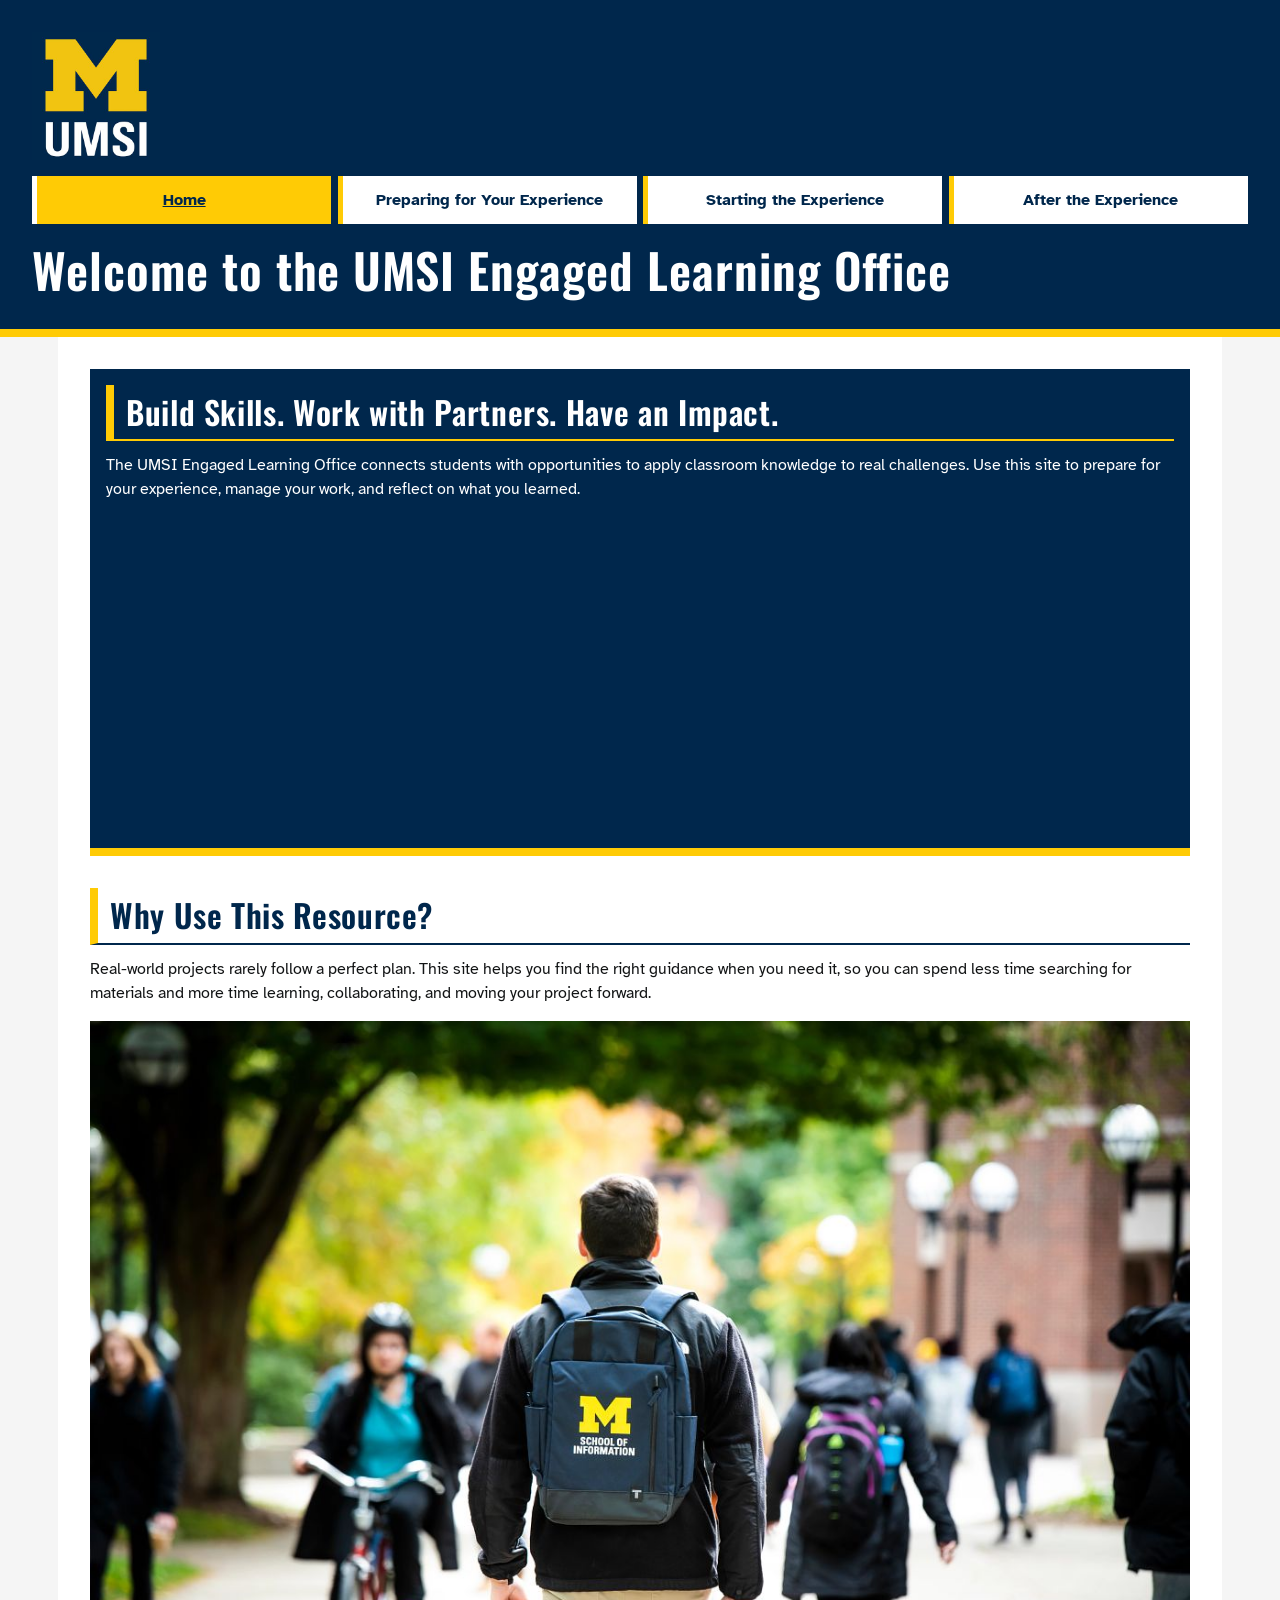
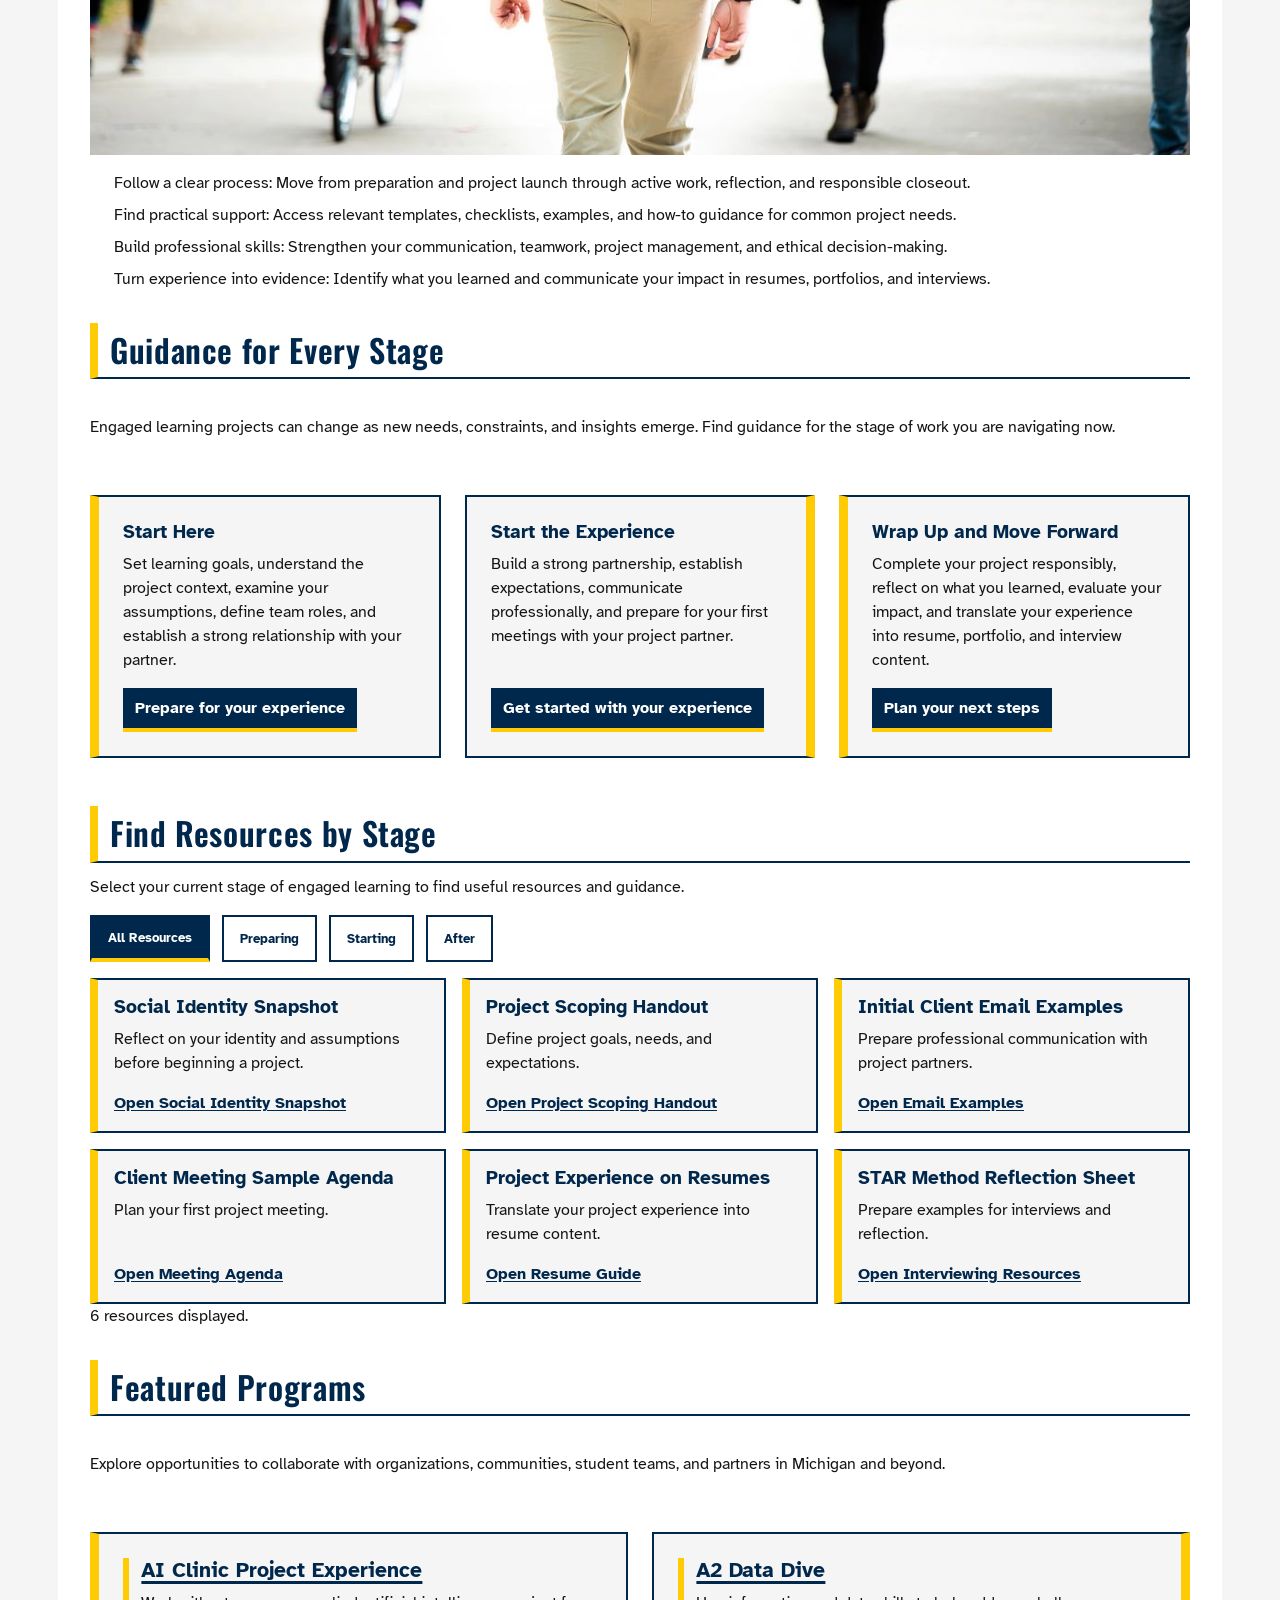
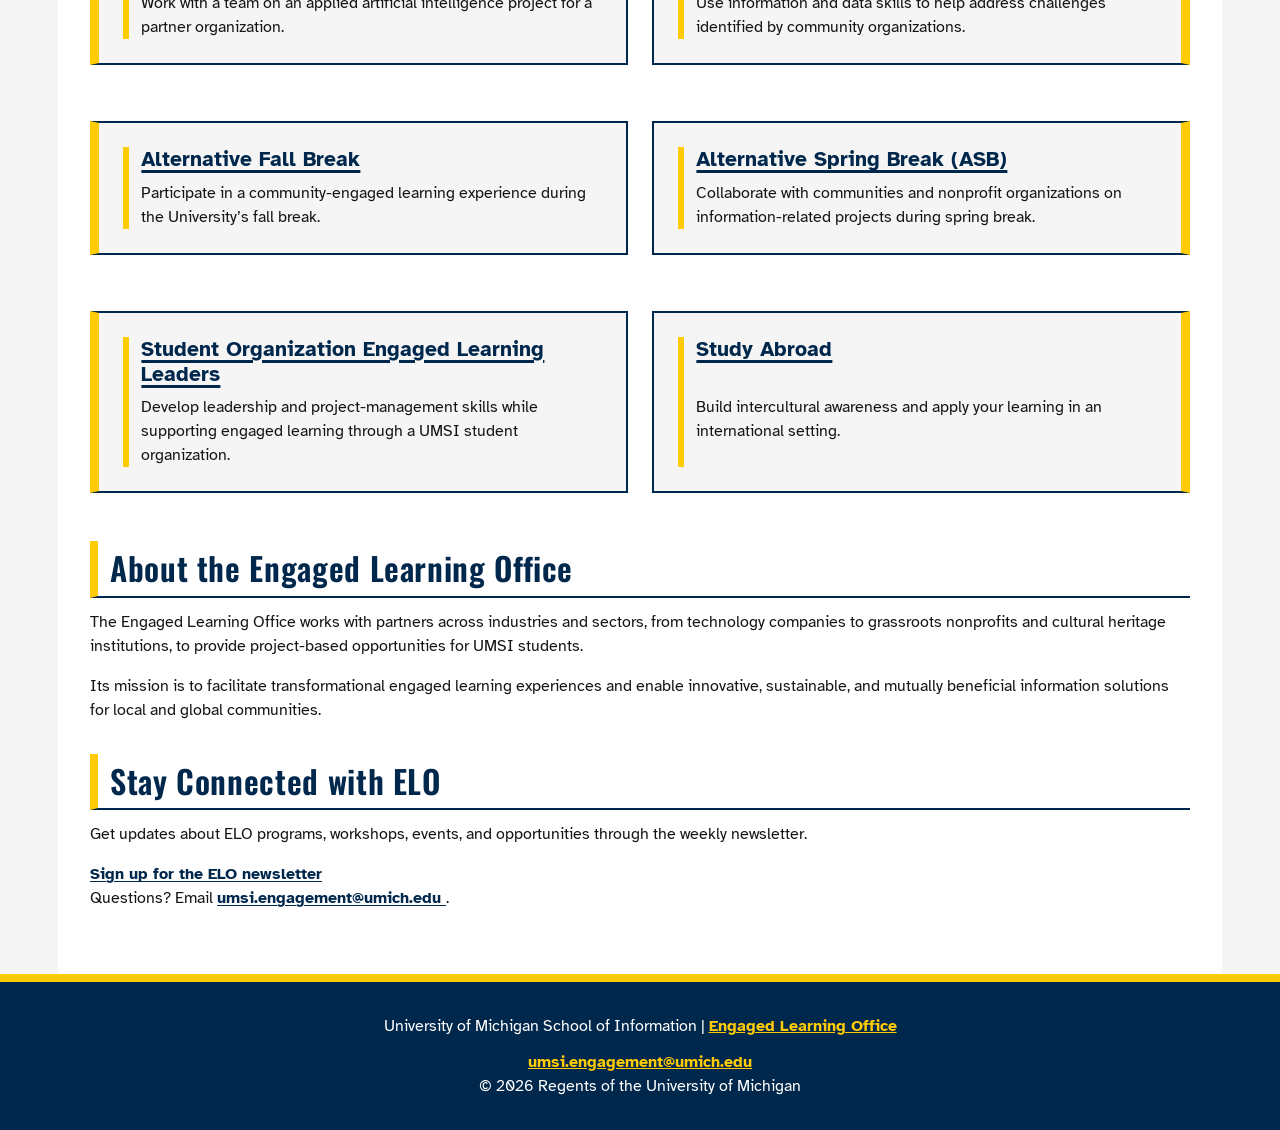
<file: index.html>
<!DOCTYPE html>
<html lang="en">
<head>
    <meta charset="UTF-8">
    <meta name="viewport" content="width=device-width, initial-scale=1.0">
    <title>Engaged Learning Resources | UMSI Engaged Learning</title>
    <link rel="stylesheet" href="css/html5reset.css">
    <link rel="stylesheet" href="css/style.css">
</head>

<body>

    <header>
  <a class="skip" href = "#main">Skip to Main Content</a>
        <img src="images/UMSI_signature_vertical_informal_solidblue.jpg" alt="UMSI Logo">
        <nav>
            <ul>
                <li><a href="index.html" aria-current="page">Home</a></li>
                <li><a href = "prep.html">Preparing for Your Experience</a></li>
                <li><a href = "start.html">Starting the Experience</a></li>
                <li><a href = "after.html">After the Experience</a></li>
            </ul>
        </nav>
    <h1>Welcome to the UMSI Engaged Learning Office</h1>

    </header>
    <main id="main">
    <section>
      <h2>Build Skills. Work with Partners. Have an Impact.</h2>
      <p>
       The UMSI Engaged Learning Office connects students with opportunities to apply classroom knowledge to real challenges. Use this site to prepare for your experience, manage your work, and reflect on what you learned.
      </p>

      <iframe width="560" height="315" src="https://www.youtube.com/embed/81ZO9RfIJEQ?si=tBp82YWZMl1u7CVS" title="YouTube video player" allow="accelerometer; autoplay; clipboard-write; encrypted-media; gyroscope; picture-in-picture; web-share" referrerpolicy="strict-origin-when-cross-origin" allowfullscreen></iframe>
         <!-- Note: this iframe might cause an Axe ARIA error - that's not on you that's on YouTube! -->
    </section>

<section>
    <h2>Why Use This Resource?</h2>

    <p>Real-world projects rarely follow a perfect plan. This site helps you find the right guidance when you need it, so you can spend less time searching for materials and more time learning, collaborating, and moving your project forward.
    </p>
        <img src="images/UMSI_CampusFall_UMSIBackpack_02.jpg" alt="A student wears a UMSI backpack in fall on the drag.">
    <ul>
        <li><strong>Follow a clear process:</strong> Move from preparation and project launch through active work, reflection, and responsible closeout.</li>
        <li><strong>Find practical support:</strong> Access relevant templates, checklists, examples, and how-to guidance for common project needs.</li>
        <li><strong>Build professional skills:</strong> Strengthen your communication, teamwork, project management, and ethical decision-making.</li>
        <li><strong>Turn experience into evidence:</strong> Identify what you learned and communicate your impact in resumes, portfolios, and interviews.</li>
    </ul>
</section>

 <section class="stage-section">
    <h2>Guidance for Every Stage</h2>
    <p>Engaged learning projects can change as new needs, constraints, and insights emerge. Find guidance for the stage of work you are navigating <strong>now.</strong></p>
    <article>
      <h3>Start Here</h3>
      <p>Set learning goals, understand the project context, examine your assumptions, define team roles, and establish a strong relationship with your partner.</p>
      <a href="prep.html">Prepare for your experience</a>
    </article>

    <article>
      <h3>Start the Experience</h3>
      <p>Build a strong partnership, establish expectations, communicate professionally, and prepare for your first meetings with your project partner.</p>
      <a href="start.html">Get started with your experience</a>
    </article>

    <article>
      <h3>Wrap Up and Move Forward</h3>
      <p>Complete your project responsibly, reflect on what you learned, evaluate your impact, and translate your experience into resume, portfolio, and interview content.</p>
      <a href="after.html">Plan your next steps</a>
    </article>
  </section>


 <section class="resource-filter">
    <h2>Find Resources by Stage</h2>
    <p>
        Select your current stage of engaged learning to find
        useful resources and guidance.
    </p>

    <div class="filter-buttons">
        <button type="button" data-filter="all">All Resources</button>
        <button type="button" data-filter="prep">Preparing</button>
        <button type="button" data-filter="start">Starting</button>
        <button type="button" data-filter="after">After</button>
    </div>

    <div class="filter-results">

        <article class="filter-item" data-stage="prep">
            <h3>Social Identity Snapshot</h3>
            <p>Reflect on your identity and assumptions before beginning a project.</p>
            <a href="https://sites.lsa.umich.edu/equitable-teaching/social-identity-snapshot">Open Social Identity Snapshot</a>
        </article>

        <article class="filter-item" data-stage="prep">
            <h3>Project Scoping Handout</h3>
            <p>Define project goals, needs, and expectations.</p>
            <a href="https://docs.google.com/document/d/1TrEDolwmOIlXgYgAP9VvlOGoYOwFfe6KxzZOgZSVYVw/edit?usp=drive_link">Open Project Scoping Handout</a>
        </article>

        <article class="filter-item" data-stage="start">
            <h3>Initial Client Email Examples</h3>
            <p>Prepare professional communication with project partners.</p>
            <a href="https://docs.google.com/document/d/1fWFXwoW5fKX_Tctn97Gio5XZDwILNlqIOyKKE8Yk5J0/edit?usp=drive_link">Open Email Examples</a>
        </article>

        <article class="filter-item" data-stage="start">
            <h3>Client Meeting Sample Agenda</h3>
            <p>Plan your first project meeting.</p>
            <a href="https://docs.google.com/document/d/1ItXxYauAcPoaGMUZWuJsX-OLFfGmeBOWT7JNhoZxGyU/edit?usp=drive_link">Open Meeting Agenda</a>
        </article>

        <article class="filter-item" data-stage="after">
            <h3>Project Experience on Resumes</h3>
            <p>Translate your project experience into resume content.</p>
            <a href="https://docs.google.com/document/d/1mjyX6jgqXFrY7SFYaA3J2cTh1ZnHH0FKF5aUKfXzXKo/edit?tab=t.0">Open Resume Guide</a>
        </article>

        <article class="filter-item" data-stage="after">
            <h3>STAR Method Reflection Sheet</h3>
            <p>Prepare examples for interviews and reflection.</p>
            <a href="https://careercenter.umich.edu/content/interviewing-resources">Open Interviewing Resources</a>
        </article>

    </div>

    <p id="filter-status" role="status" aria-live="polite"></p>
  </section>

 <section class="program-section">
    <h2>Featured Programs</h2>
    <p>Explore opportunities to collaborate with organizations, communities, student teams, and partners in Michigan and beyond.</p>
    <article>
    <h3><a href="https://mcompass.umich.edu/_portal/tds-program-brochure?programid=12810">AI Clinic Project Experience</a></h3>
    <p>Work with a team on an applied artificial intelligence project for a partner organization.</p>
    </article>

    <article>
    <h3><a href="https://mcompass.umich.edu/_portal/tds-program-brochure?programid=12556">A2 Data Dive</a></h3>
    <p>Use information and data skills to help address challenges identified by community organizations.</p>
    </article>

     <article>
      <h3><a href="https://mcompass.umich.edu/_portal/tds-program-brochure?programid=11297">Alternative Fall Break</a></h3>
      <p>Participate in a community-engaged learning experience during the University’s fall break.</p>
    </article>

    <article>
      <h3><a href="https://mcompass.umich.edu/_portal/tds-program-brochure?programid=10621">Alternative Spring Break (ASB)</a></h3>
       <p>Collaborate with communities and nonprofit organizations on information-related projects during spring break.</p>
    </article>

    <article>
      <h3><a href="https://mcompass.umich.edu/_portal/tds-program-brochure?programid=12294">Student Organization Engaged Learning Leaders</a></h3>
       <p>Develop leadership and project-management skills while supporting engaged learning through a UMSI student organization.</p>
    </article>

    <article>
      <h3><a href="https://www.si.umich.edu/student-life/study-abroad">Study Abroad</a></h3>
      <p>Build intercultural awareness and apply your learning in an international setting. </p>
    </article>
   </section>
  <section>
    <h2>About the Engaged Learning Office</h2>
    <p>The Engaged Learning Office works with partners across industries and sectors, from technology companies to grassroots nonprofits and cultural heritage institutions, to provide project-based opportunities for UMSI students.</p>
    <p>Its mission is to facilitate transformational engaged learning experiences and enable innovative, sustainable, and mutually beneficial information solutions for local and global communities.</p>
  </section>
  <aside>
    <h2>Stay Connected with ELO</h2>
    <p>Get updates about ELO programs, workshops, events, and opportunities through the weekly newsletter.</p>
    <div>
       <a href="https://umsi.info/elo-newsletter"> Sign up for the ELO newsletter</a>
    </div>
    <p>Questions? Email <a href="mailto:umsi.engagement@umich.edu">umsi.engagement@umich.edu </a>.</p>
  </aside>


        <!-- Content taken & modified from UMGPT with the prompt, "Write me a webpage of intro content to help meet the following requirements - this is for the home page": and then pasted in the client objectives & project requirements"
        UMGPT. (2026). UMGPT ( GPT-5.6 Sol September 7th version) [Large language model]. -->
    </main>
    <footer>
        <p>University of Michigan School of Information | <a href="https://www.si.umich.edu/programs/engaged-learning/about-engaged-learning-office">Engaged Learning Office </a></p>
      <address>
        <a href="mailto:umsi.engagement@umich.edu">umsi.engagement@umich.edu</a>
      </address>
      <p>&copy; <span id="year">2026</span> Regents of the University of Michigan</p>
    </footer>

    <script src="js/script.js"></script>


</body>
</html>
</file>
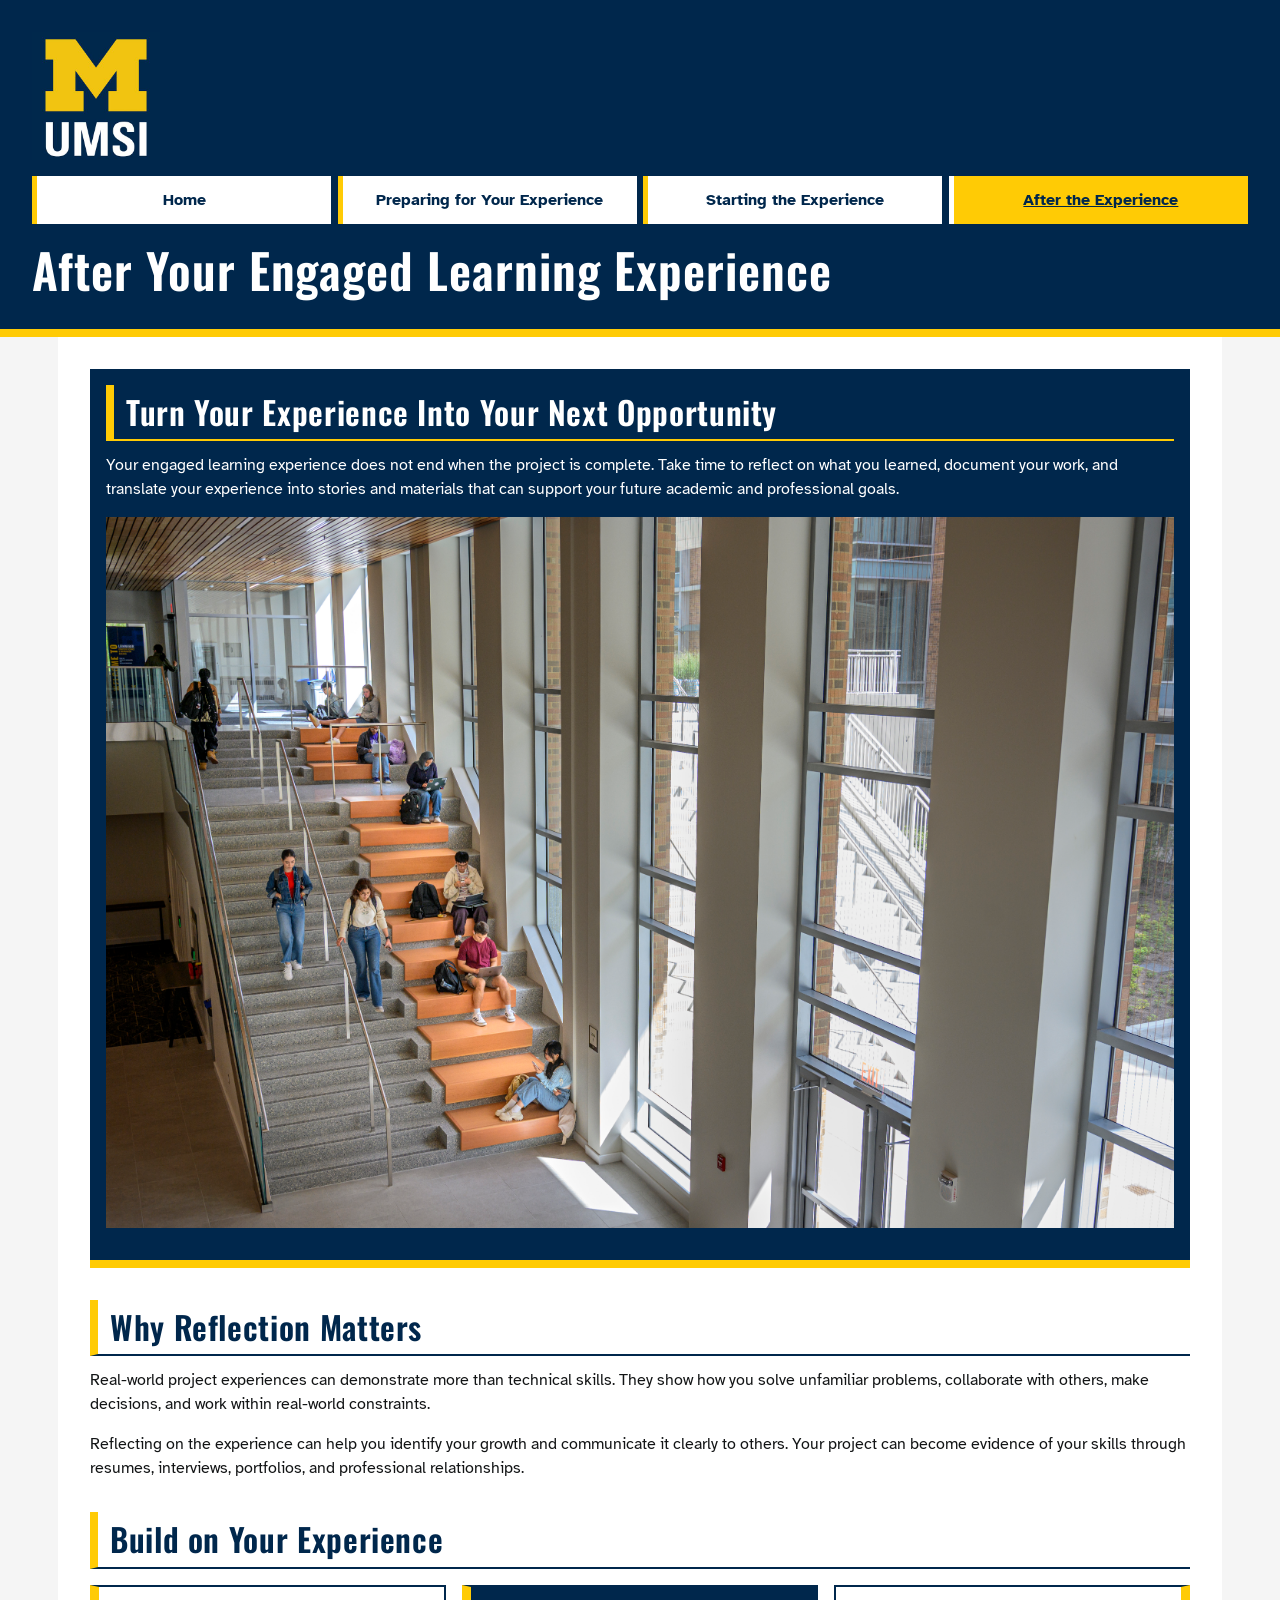
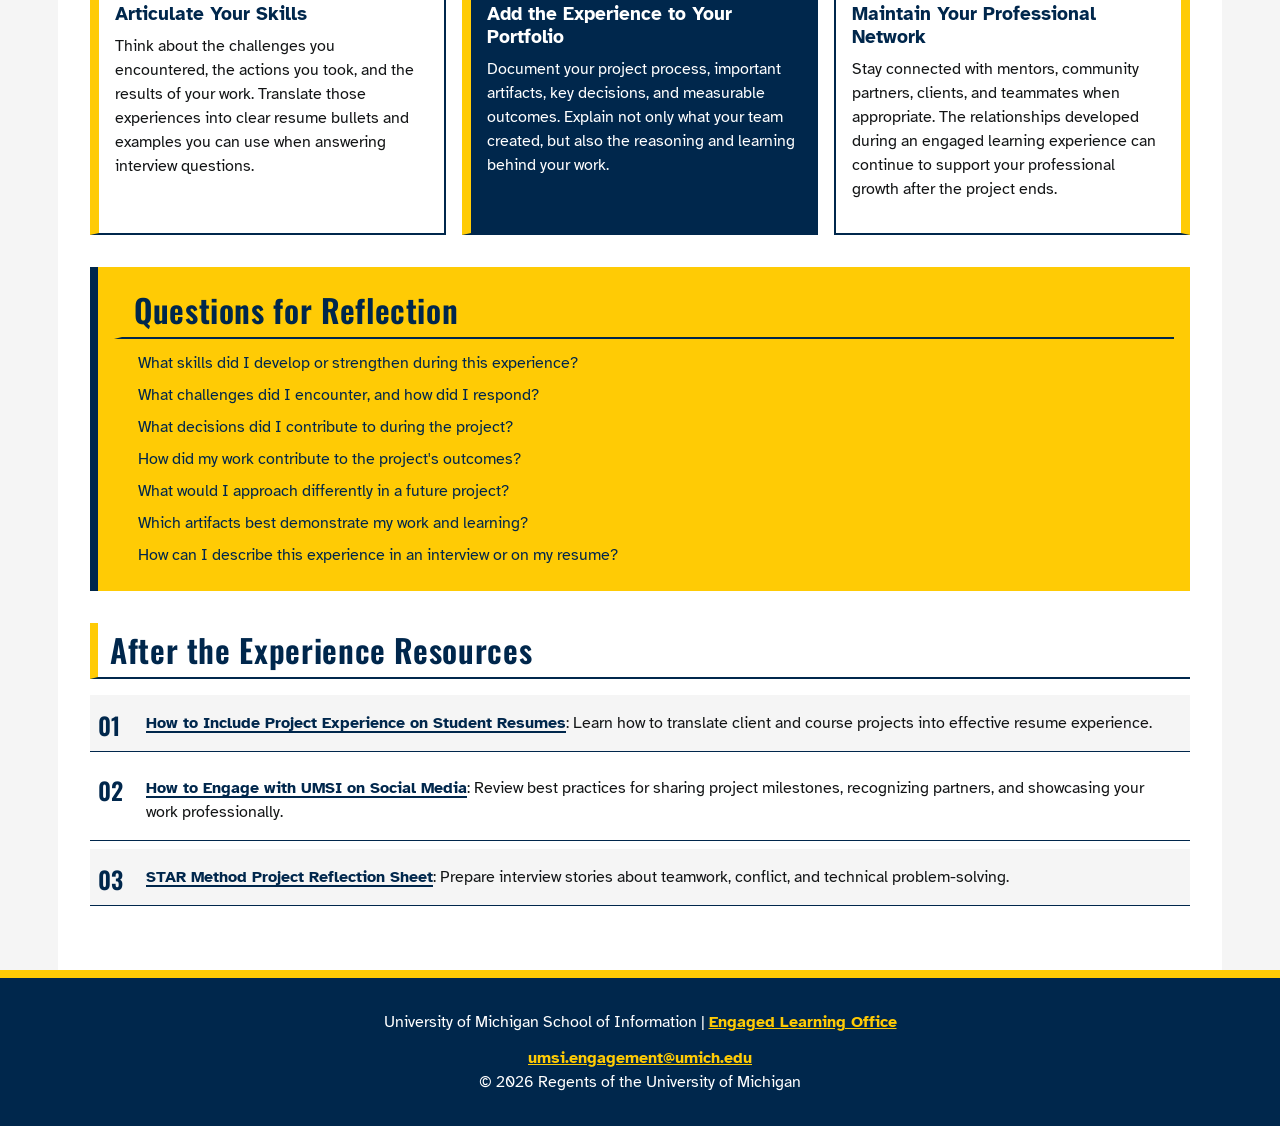
<file: after.html>
<!DOCTYPE html>
<html lang="en">
<head>
    <meta charset="UTF-8">
    <meta name="viewport" content="width=device-width, initial-scale=1.0">
    <title>After the Experience | UMSI Engaged Learning</title>
    <link rel="stylesheet" href="css/html5reset.css">
    <link rel="stylesheet" href="css/style.css">
</head>

<body>

    <header>

  <a class="skip" href = "#main">Skip to Main Content</a>
        <img src="images/UMSI_signature_vertical_informal_solidblue.jpg" alt="UMSI Logo">
        <nav>
            <ul>
                <li><a href = "index.html">Home</a></li>
                <li><a href = "prep.html">Preparing for Your Experience</a></li>
                <li><a href = "start.html">Starting the Experience</a></li>
                <li><a href="after.html" aria-current="page">After the Experience</a></li>
            </ul>
        </nav>
    <h1>After Your Engaged Learning Experience</h1>
  </header>

<main id="main">
<section>
    <h2>Turn Your Experience Into Your Next Opportunity</h2>

    <p>
      Your engaged learning experience does not end when the project
      is complete. Take time to reflect on what you learned, document
      your work, and translate your experience into stories and
      materials that can support your future academic and professional
      goals.
    </p>

    <img src="images/UMSI_LeinweberStairs_082625_01.jpg" alt="Students sit with laptops along a modern staircase with large wooden seating areas built into the steps.">
</section>

<section>
    <h2>Why Reflection Matters</h2>

    <p>
      Real-world project experiences can demonstrate more than
      technical skills. They show how you solve unfamiliar problems,
      collaborate with others, make decisions, and work within
      real-world constraints.
    </p>

    <p>
      Reflecting on the experience can help you identify your growth
      and communicate it clearly to others. Your project can become
      evidence of your skills through resumes, interviews, portfolios,
      and professional relationships.
    </p>
</section>

<section class="after-section">
    <h2>Build on Your Experience</h2>

    <div class="after-grid">
    <article>
      <h3>Articulate Your Skills</h3>

      <p>
        Think about the challenges you encountered, the actions you
        took, and the results of your work. Translate those experiences
        into clear resume bullets and examples you can use when
        answering interview questions.
      </p>
    </article>


    <article>
      <h3>Add the Experience to Your Portfolio</h3>

      <p>
        Document your project process, important artifacts, key
        decisions, and measurable outcomes. Explain not only what your
        team created, but also the reasoning and learning behind your
        work.
      </p>
    </article>


    <article>
      <h3>Maintain Your Professional Network</h3>

      <p>
        Stay connected with mentors, community partners, clients, and
        teammates when appropriate. The relationships developed during
        an engaged learning experience can continue to support your
        professional growth after the project ends.
      </p>
    </article>
    
  </div>

</section>

<section class="questions">
  <h2>Questions for Reflection</h2>

  <ul>
    <li>What skills did I develop or strengthen during this experience?</li>
    <li>What challenges did I encounter, and how did I respond?</li>
    <li>What decisions did I contribute to during the project?</li>
    <li>How did my work contribute to the project's outcomes?</li>
    <li>What would I approach differently in a future project?</li>
    <li>Which artifacts best demonstrate my work and learning?</li>
    <li>How can I describe this experience in an interview or on my resume?</li>
  </ul>
</section>

<section class="resources">
  <h2>After the Experience Resources</h2>

  <ul>
    <li><a href="https://docs.google.com/document/d/1mjyX6jgqXFrY7SFYaA3J2cTh1ZnHH0FKF5aUKfXzXKo/edit?tab=t.0">How to Include Project Experience on Student Resumes</a>: Learn how to translate client and course projects into effective resume experience.</li>
    <li><a href="https://docs.google.com/document/d/1jwQg_Y4jECLPHqcyOtJtDTK5x-68KstexfPbh6jXHnA/edit?tab=t.0">How to Engage with UMSI on Social Media</a>: Review best practices for sharing project milestones, recognizing partners, and showcasing your work professionally.</li>
    <li><a href="https://careercenter.umich.edu/content/interviewing-resources">STAR Method Project Reflection Sheet</a>: Prepare interview stories about teamwork, conflict, and technical problem-solving.</li>
  </ul>
</section>



</main>
<footer>
        <p>University of Michigan School of Information | <a href="https://www.si.umich.edu/programs/engaged-learning/about-engaged-learning-office">Engaged Learning Office </a></p>
      <address>
        <a href="mailto:umsi.engagement@umich.edu">umsi.engagement@umich.edu</a>
      </address>
      <p>&copy; <span id="year">2026</span> Regents of the University of Michigan</p>
    </footer>
  
  <script src="js/script.js"></script>

</body>

</html>
</file>
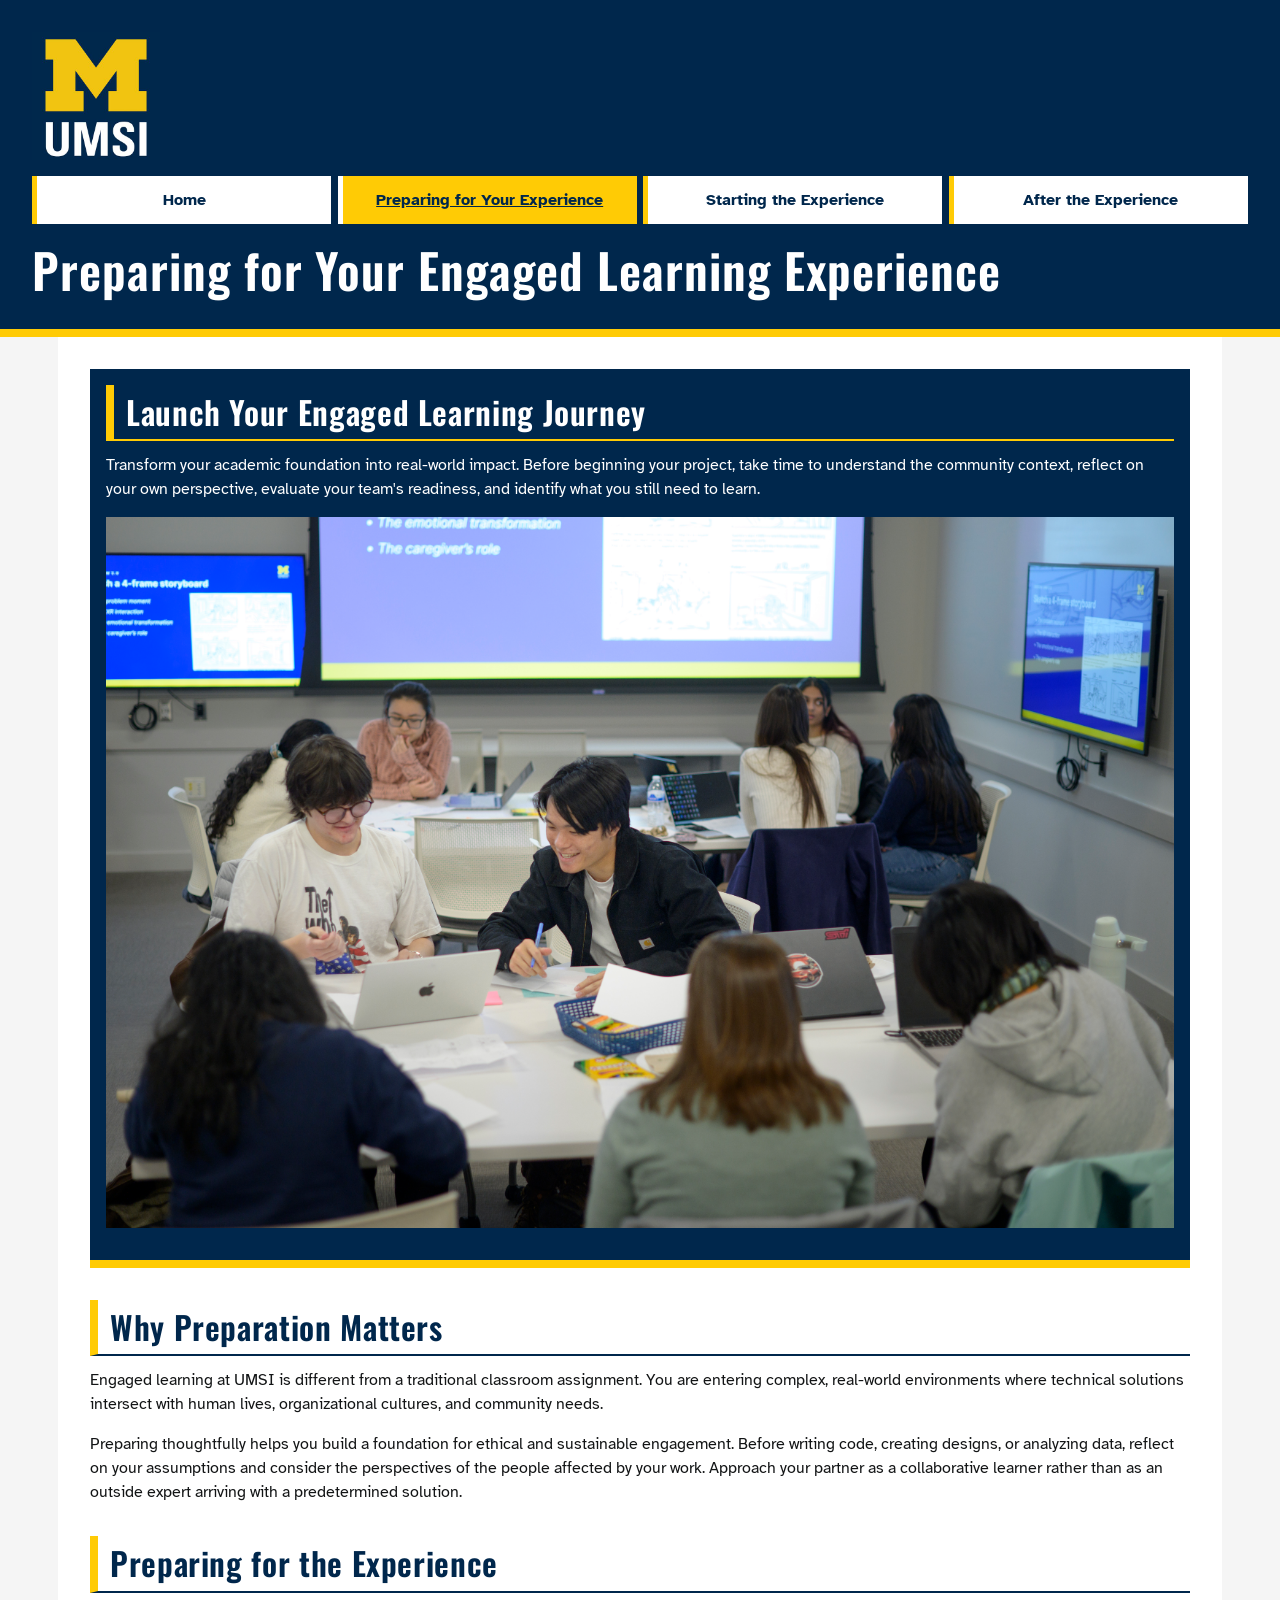
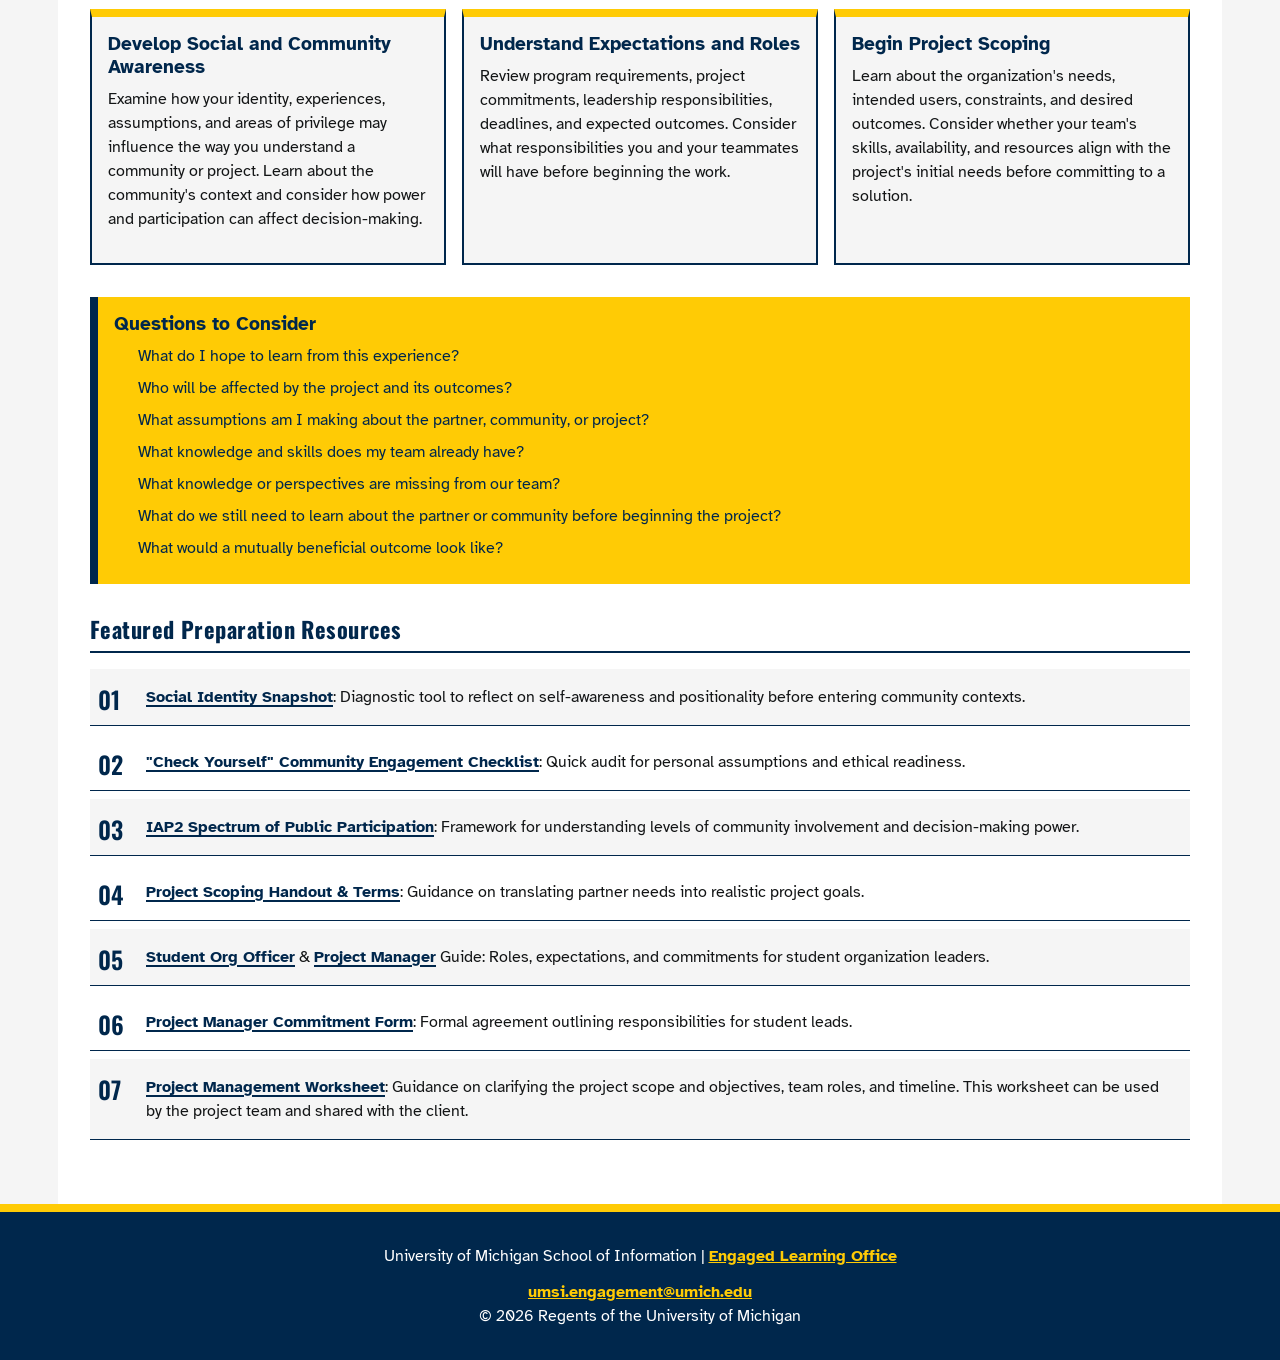
<file: prep.html>
<!DOCTYPE html>
<html lang="en">
<head>
    <meta charset="UTF-8">
    <meta name="viewport" content="width=device-width, initial-scale=1.0">
    <title>Preparing for Your Experience | UMSI Engaged Learning</title>
    <link rel="stylesheet" href="css/html5reset.css">
    <link rel="stylesheet" href="css/style.css">
</head>

<body>

    <header>

  <a class="skip" href = "#main">Skip to Main Content</a>
        <img src="images/UMSI_signature_vertical_informal_solidblue.jpg" alt="UMSI Logo">
        <nav>
            <ul>
                <li><a href = "index.html">Home</a></li>
                <li><a href="prep.html" aria-current="page">Preparing for Your Experience</a></li>
                <li><a href = "start.html">Starting the Experience</a></li>
                <li><a href = "after.html">After the Experience </a></li>
            </ul>
        </nav>
    <h1>Preparing for Your Engaged Learning Experience</h1>
  </header>
<main id="main">
  
<section>
  <h2>Launch Your Engaged Learning Journey</h2>
  <p>Transform your academic foundation into real-world impact.
      Before beginning your project, take time to understand the
      community context, reflect on your own perspective, evaluate
      your team's readiness, and identify what you still need to learn.</p>
  
      <img src="images/UMSI_DesignJam_MixelStudio_11052025_04.jpg" alt="Students work together in a bright classroom with screens and projectors.">
  
</section>

<section>
  <h2>Why Preparation Matters</h2>
  <p>Engaged learning at UMSI is different from a traditional
      classroom assignment. You are entering complex, real-world
      environments where technical solutions intersect with human
      lives, organizational cultures, and community needs.</p>
  <p>Preparing thoughtfully helps you build a foundation for ethical
      and sustainable engagement. Before writing code, creating
      designs, or analyzing data, reflect on your assumptions and
      consider the perspectives of the people affected by your work.
      Approach your partner as a collaborative learner rather than
      as an outside expert arriving with a predetermined solution.</p>


</section>

<section class="prep-section">
  <h2>Preparing for the Experience</h2>
  <div class="prep-grid">
  <article>
    <h3>Develop Social and Community Awareness</h3>
    <p>Examine how your identity, experiences, assumptions, and
        areas of privilege may influence the way you understand a
        community or project. Learn about the community's context
        and consider how power and participation can affect
        decision-making.</p>
  </article>

  <article>
    <h3>Understand Expectations and Roles</h3>
    <p>
      Review program requirements, project commitments, leadership
      responsibilities, deadlines, and expected outcomes. Consider
      what responsibilities you and your teammates will have before
      beginning the work.
    </p>
  </article>

  <article>
    <h3>Begin Project Scoping</h3>
    <p>
      Learn about the organization's needs, intended users,
      constraints, and desired outcomes. Consider whether your
      team's skills, availability, and resources align with the
      project's initial needs before committing to a solution.
    </p>
  </article>
  </div>

  <article class="questions">
    <h3>Questions to Consider</h3>
    <ul>
      <li>What do I hope to learn from this experience?</li>
      <li>Who will be affected by the project and its outcomes?</li>
      <li>What assumptions am I making about the partner, community, or project?</li>
      <li>What knowledge and skills does my team already have?</li>
      <li>What knowledge or perspectives are missing from our team?</li>
      <li>What do we still need to learn about the partner or community before beginning the project?</li>
      <li>What would a mutually beneficial outcome look like?</li>
    </ul>
  </article>

  <article class="resources">
    <h3>Featured Preparation Resources</h3>
    <ul>
      <li><a href="https://sites.lsa.umich.edu/equitable-teaching/social-identity-snapshot">Social Identity Snapshot</a>: Diagnostic tool to reflect on self-awareness and positionality before entering community contexts.</li>
      <li><a href="https://docs.google.com/document/d/1Qt9YeStVwDHjwJhOLAz42JSNQR2lFMurdUtxtdrGkuc/edit?tab=t.0#heading=h.ch0bvccjkrzn">"Check Yourself" Community Engagement Checklist</a>: Quick audit for personal assumptions and ethical readiness.</li>
      <li><a href="https://drive.google.com/file/d/1zc1RNlrDxV51-muOERdDTnINQcquJpOA/view?usp=sharing">IAP2 Spectrum of Public Participation</a>: Framework for understanding levels of community involvement and decision-making power.</li>
      <li><a href="https://docs.google.com/document/d/1TrEDolwmOIlXgYgAP9VvlOGoYOwFfe6KxzZOgZSVYVw/edit?usp=drive_link">Project Scoping Handout & Terms</a>: Guidance on translating partner needs into realistic project goals.</li>
      <li><a href="https://docs.google.com/document/d/1AexsV_JeSd0kRUBbcifZpfBu6y6Zi8Y0iJScp1I3gkM/edit?usp=drive_link">Student Org Officer</a> & <a href="https://docs.google.com/document/u/0/d/1uwOOS0TrXWzcSShj8DUFpckWo0t1UNu_Q7WVbZnLhX0/edit">Project Manager</a> Guide: Roles, expectations, and commitments for student organization leaders.</li>
      <li><a href="https://docs.google.com/document/d/1U4lCNGyWKJ3C2i_VgFqAR45Z4zF1FehuthuqT-M2wdI/edit?usp=drive_link">Project Manager Commitment Form</a>: Formal agreement outlining responsibilities for student leads.</li>
      <li><a href="https://docs.google.com/document/d/1twc-7TYWmb_PNrOBiDI1NuJqJAuhluTICr22GRd_NLc/edit?usp=drive_link">Project Management Worksheet</a>: Guidance on clarifying the project scope and objectives, team roles, and timeline. This worksheet can be used by the project team and shared with the client.</li>
    </ul>
  </article>
</section>


<!-- Content taken & modified from UMGPT with the prompt, "for the same content write me some intro content and resources for a prep page using the ELO content below" - this was after I had asked for content for the home page. " UMGPT. (2026). UMGPT ( GPT-5.6 Sol September 7th version) [Large language model]. -->
</main>
<footer>
        <p>University of Michigan School of Information | <a href="https://www.si.umich.edu/programs/engaged-learning/about-engaged-learning-office">Engaged Learning Office </a></p>
      <address>
        <a href="mailto:umsi.engagement@umich.edu">umsi.engagement@umich.edu</a>
      </address>
      <p>&copy; <span id="year">2026</span> Regents of the University of Michigan</p>
    </footer>
  
  <script src="js/script.js"></script>
    
</body>

</html>
</file>
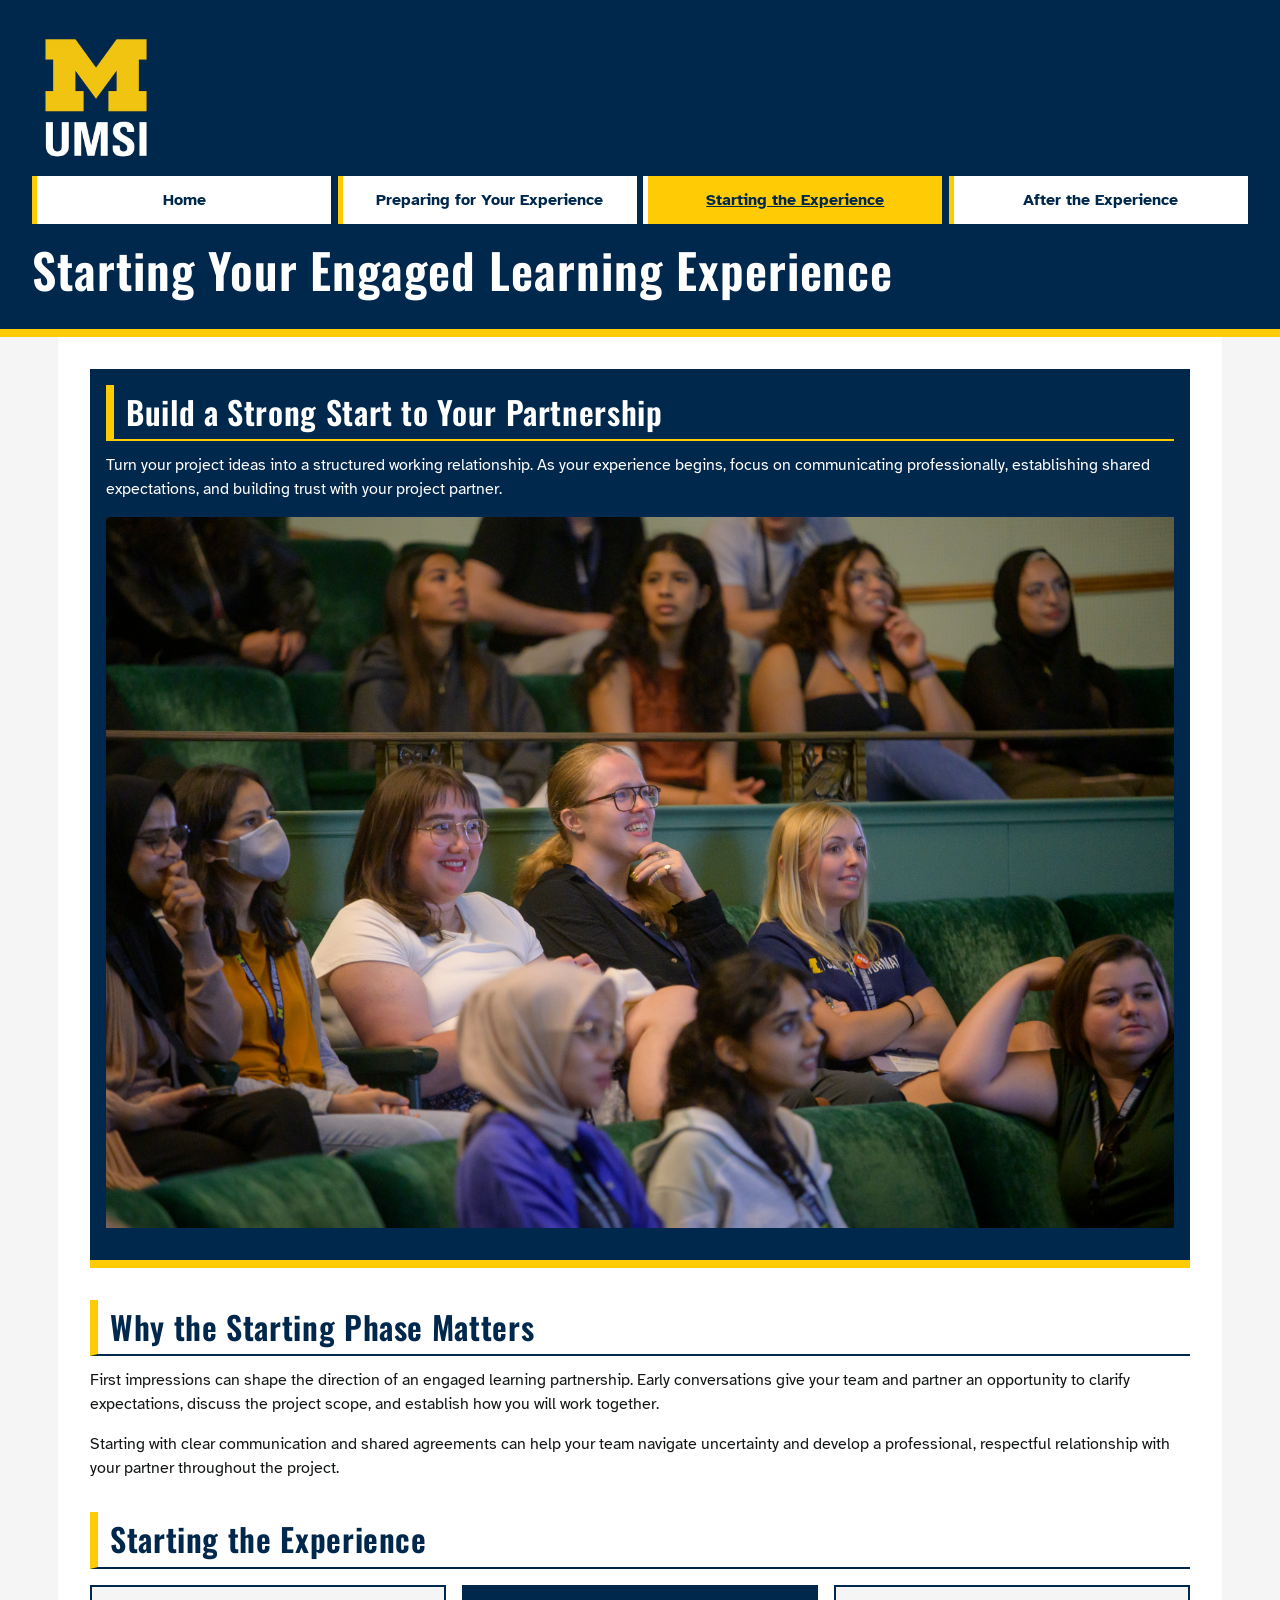
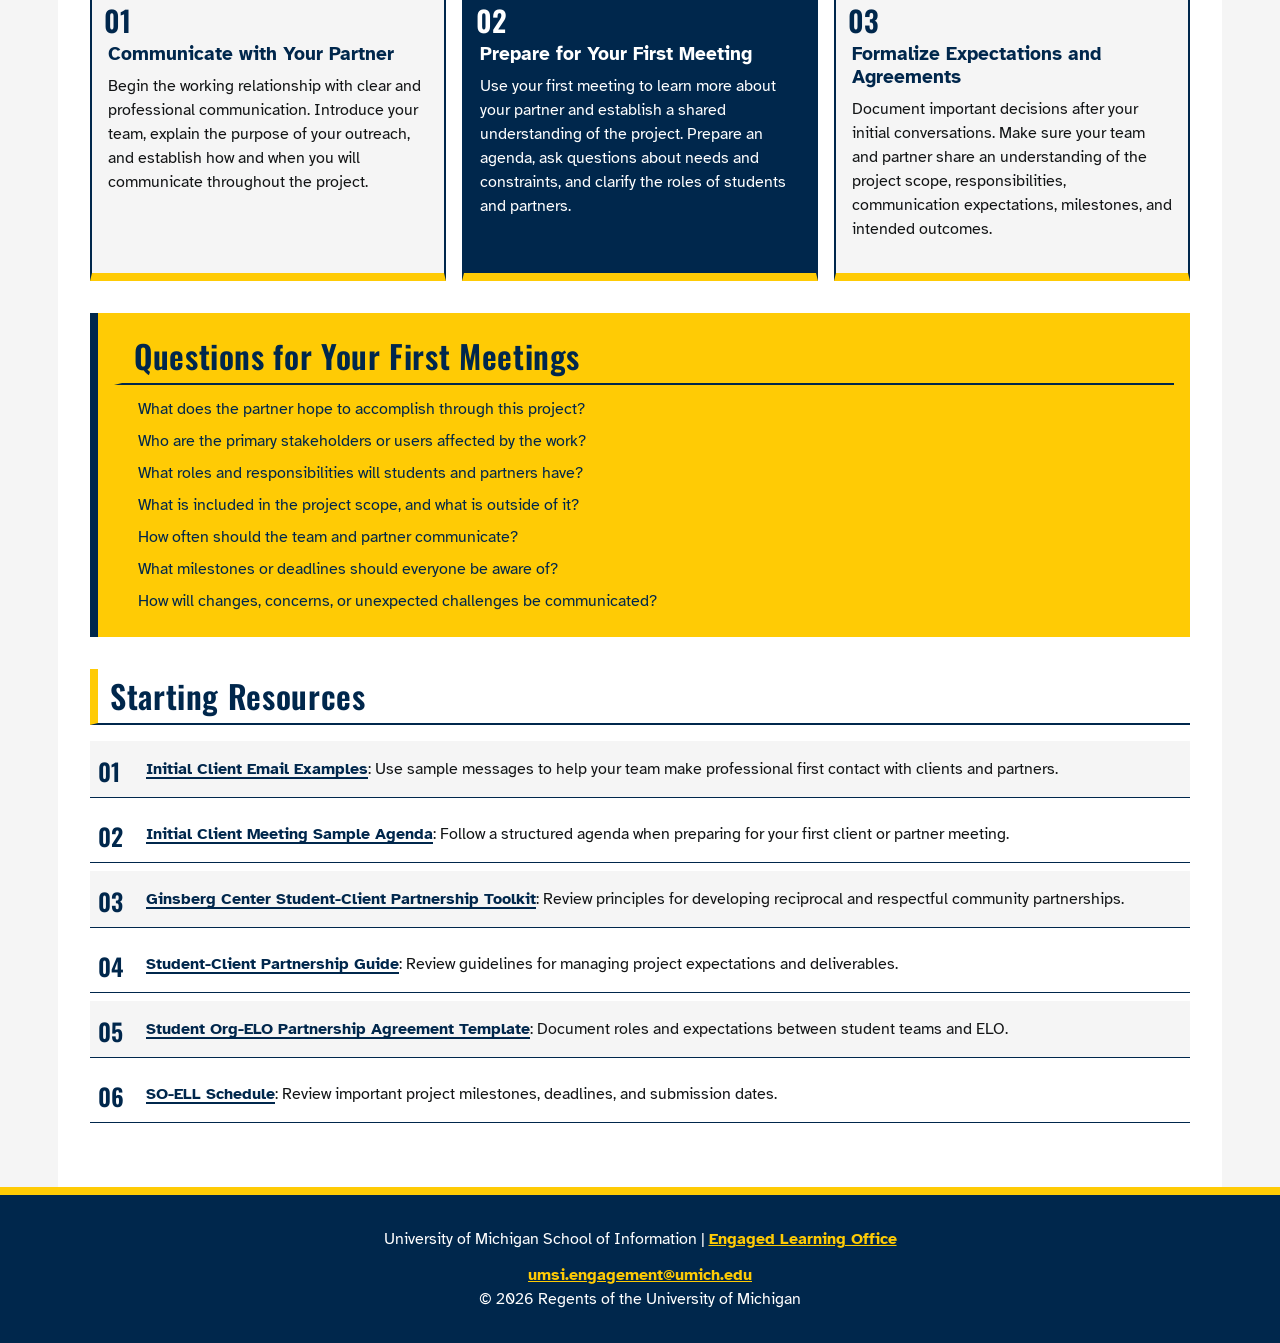
<file: start.html>
<!DOCTYPE html>
<html lang="en">
<head>
    <meta charset="UTF-8">
    <meta name="viewport" content="width=device-width, initial-scale=1.0">
    <title>Starting the Experience | UMSI Engaged Learning</title>
    <link rel="stylesheet" href="css/html5reset.css">
    <link rel="stylesheet" href="css/style.css">
</head>

<body>

    <header>

  <a class="skip" href = "#main">Skip to Main Content</a>
        <img src="images/UMSI_signature_vertical_informal_solidblue.jpg" alt="UMSI Logo">
        <nav>
            <ul>
                <li><a href = "index.html">Home</a></li>
                <li><a href = "prep.html">Preparing for Your Experience</a></li>
                <li><a href="start.html" aria-current="page">Starting the Experience</a></li>
                <li><a href = "after.html">After the Experience </a></li>
            </ul>
        </nav>
    <h1>Starting Your Engaged Learning Experience</h1>
  </header>
<main id="main">

<section>
  <h2>Build a Strong Start to Your Partnership</h2>
  <p>Turn your project ideas into a structured working relationship.
      As your experience begins, focus on communicating professionally,
      establishing shared expectations, and building trust with your
      project partner. 
    </p>

    <img src="images/UMSI_Orientation_082024_010.JPG" alt="People gather in a classroom and talk.">
    
</section>

 <section>
    <h2>Why the Starting Phase Matters</h2>

    <p>
      First impressions can shape the direction of an engaged learning
      partnership. Early conversations give your team and partner an
      opportunity to clarify expectations, discuss the project scope,
      and establish how you will work together.
    </p>

    <p>
      Starting with clear communication and shared agreements can help
      your team navigate uncertainty and develop a professional,
      respectful relationship with your partner throughout the project.
    </p>
  </section>

   <section class="start-section">
    <h2>Starting the Experience</h2>
    
    <div class="start-grid">
    <article>
      <h3>Communicate with Your Partner</h3>
      <p>
        Begin the working relationship with clear and professional
        communication. Introduce your team, explain the purpose of
        your outreach, and establish how and when you will communicate
        throughout the project.
      </p>
    </article>


    <article>
      <h3>Prepare for Your First Meeting</h3>
      <p>
        Use your first meeting to learn more about your partner and
        establish a shared understanding of the project. Prepare an
        agenda, ask questions about needs and constraints, and clarify
        the roles of students and partners.
      </p>
    </article>


    <article>
      <h3>Formalize Expectations and Agreements</h3>
      <p>
        Document important decisions after your initial conversations.
        Make sure your team and partner share an understanding of the
        project scope, responsibilities, communication expectations,
        milestones, and intended outcomes.
      </p>
    </article>

    </div>

  </section>

   <section class="questions">
    <h2>Questions for Your First Meetings</h2>

    <ul>
      <li>What does the partner hope to accomplish through this project?</li>
      <li>Who are the primary stakeholders or users affected by the work?</li>
      <li>What roles and responsibilities will students and partners have?</li>
      <li>What is included in the project scope, and what is outside of it?</li>
      <li>How often should the team and partner communicate?</li>
      <li>What milestones or deadlines should everyone be aware of?</li>
      <li>How will changes, concerns, or unexpected challenges be communicated?</li>
    </ul>
  </section>

  <section class="resources">
    <h2>Starting Resources</h2>

    <ul>
        <li><a href="https://docs.google.com/document/d/1fWFXwoW5fKX_Tctn97Gio5XZDwILNlqIOyKKE8Yk5J0/edit?usp=drive_link">Initial Client Email Examples</a>: Use sample messages to help your team make professional first contact with clients and partners.</li>
        <li><a href="https://docs.google.com/document/d/1ItXxYauAcPoaGMUZWuJsX-OLFfGmeBOWT7JNhoZxGyU/edit?usp=drive_link">Initial Client Meeting Sample Agenda</a>: Follow a structured agenda when preparing for your first client or partner meeting.</li>
        <li><a href="https://ginsberg.umich.edu/article/campus-community-partnerships-toolkit">Ginsberg Center Student-Client Partnership Toolkit</a>: Review principles for developing reciprocal and respectful community partnerships.</li>
        <li><a href="https://drive.google.com/file/d/12ealxkKCvOZajxK7doyUXu_k2LyKPUP2/view?usp=drive_link">Student-Client Partnership Guide</a>: Review guidelines for managing project expectations and deliverables.</li>
        <li><a href="https://docs.google.com/document/d/1y5Y2wc1ADz0n_ht26kPYlFK3Zm9i3UR_Z0OMWP3Q_xQ/edit?usp=drive_link">Student Org-ELO Partnership Agreement Template</a>: Document roles and expectations between student teams and ELO.</li>
        <li><a href="https://docs.google.com/spreadsheets/d/1YeK2WerSbhaU5hjEg9wxdXmzBx9lgRy2yHBKAH-SxiA/edit?gid=166831640#gid=166831640">SO-ELL Schedule</a>: Review important project milestones, deadlines, and submission dates.</li>
    </ul>

  </section>



</main>
<footer>
        <p>University of Michigan School of Information | <a href="https://www.si.umich.edu/programs/engaged-learning/about-engaged-learning-office">Engaged Learning Office </a></p>
      <address>
        <a href="mailto:umsi.engagement@umich.edu">umsi.engagement@umich.edu</a>
      </address>
      <p>&copy; <span id="year">2026</span> Regents of the University of Michigan</p>
    </footer>
    
  <script src="js/script.js"></script>

</body>
    
</html>
</file>
<file: css/style.css>
@import url('https://fonts.googleapis.com/css2?family=Atkinson+Hyperlegible:wght@400;700&family=Oswald:wght@500;600;700&display=swap');

html {
    scroll-behavior: smooth;
}

@media (prefers-reduced-motion: reduce) {
    html {
        scroll-behavior: auto;
    }
}

body {
    font-family: "Atkinson Hyperlegible", Arial, Helvetica, sans-serif;
    line-height: 1.5;
    color: #131516;
    background-color: #f5f5f5;
    overflow-wrap: break-word;
}

img {
    max-width: 100%;
    height: auto;
}

iframe {
    max-width: 100%;
}

main {
    padding: 1rem;
    background-color: #ffffff;
}

.skip {
    position: absolute;
    top: -50px;
    left: 10px;
    background-color: #ffcb05;
    color: #00274c;
    padding: 0.75rem 1rem;
    font-weight: bold;
    z-index: 1000;
}

.skip:focus {
    top: 10px;
}

header {
    background-color: #00274c;
    color: #ffffff;
    padding: 1rem;
    border-bottom: 0.5rem solid #ffcb05;
}

header > img {
    display: block;
    width: 8rem;
    height: auto;
    margin-bottom: 1rem;
}

nav ul {
    display: grid;
    grid-template-columns: 1fr 1fr;
    gap: 0.4rem;
    margin: 0;
    padding: 0;
    list-style: none;
}

nav li {
    display: flex;
}

nav a {
    display: flex;
    align-items: center;
    width: 100%;
    padding: 0.75rem 0.5rem;
    background-color: #ffffff;
    color: #00274c;
    text-decoration: none;
    font-weight: bold;
    border-left: 0.35rem solid #ffcb05;
}

nav a:hover,
nav a:focus {
    background-color: #ffcb05;
    color: #00274c;
    text-decoration: underline;
}

nav a[aria-current="page"] {
    background-color: #ffcb05;
    color: #00274c;
    border-left: 0.35rem solid #ffffff;
    text-decoration: underline;
}

a:focus-visible {
    outline: 0.2rem solid #ffcb05;
    outline-offset: 0.2rem;
}

nav a:focus-visible {
    outline: 0.2rem solid #ffffff;
    outline-offset: 0.15rem;
}

header h1 {
    margin-top: 1.25rem;
    font-family: "Oswald", Arial, Helvetica, sans-serif;
    font-size: 2rem;
    line-height: 1.1;
    font-weight: 600;
    letter-spacing: 0.02em;
}

section,
aside {
    margin-bottom: 2rem;
}

section h2,
aside h2 {
    font-family: "Oswald", Arial, Helvetica, sans-serif;
    color: #00274c;
    font-size: 1.6rem;
    line-height: 1.2;
    font-weight: 600;
    letter-spacing: 0.02em;
    margin-bottom: 0.75rem;
    padding: 0.5rem 0.75rem;
    border-left: 0.5rem solid #ffcb05;
    border-bottom: 0.15rem solid #00274c;
}

article {
    margin: 1rem 0;
}

article h3 {
    font-family: "Atkinson Hyperlegible", Arial, Helvetica, sans-serif;
    color: #00274c;
    font-size: 1.2rem;
    line-height: 1.2;
    font-weight: bold;
    margin-bottom: 0.5rem;
}

p {
    margin-bottom: 1rem;
}

main ul,
main ol {
    margin: 0 0 1rem 1.5rem;
}

main li {
    margin-bottom: 0.5rem;
}

main a {
    color: #00274c;
    font-weight: bold;
    text-decoration: underline;
    text-underline-offset: 0.15em;
}

main a:hover,
main a:focus {
    background-color: #ffcb05;
    color: #00274c;
    text-decoration: none;
}

main img {
    display: block;
    width: 100%;
    margin: 1rem 0;
}

main > section:first-child {
    background-color: #00274c;
    color: #ffffff;
    padding: 1rem;
    border-bottom: 0.5rem solid #ffcb05;
    margin-bottom: 2rem;
}

main > section:first-child h2 {
    color: #ffffff;
    border-left-color: #ffcb05;
    border-bottom-color: #ffcb05;
}

main > section:first-child iframe {
    display: block;
    width: 100%;
    margin-top: 1rem;
}

/* Homepage Cards */

.stage-section,
.program-section {
    display: grid;
    grid-template-columns: 1fr;
    gap: 1rem;
}

.stage-section h2,
.stage-section > p,
.program-section h2,
.program-section > p {
    grid-column: 1 / -1;
}

.program-section article {
    display: grid;
    grid-template-columns: 0.4rem 1fr;
    column-gap: 0.75rem;
    padding: 1rem;
    border: 0.15rem solid #00274c;
    background-color: #f5f5f5;
}

.program-section article::before {
    content: "";
    grid-column: 1;
    grid-row: 1 / 3;
    background-color: #ffcb05;
}

.program-section article h3,
.program-section article p {
    grid-column: 2;
}

.stage-section article,
.program-section article {
    padding: 1rem;
    border: 0.15rem solid #00274c;
    border-left: 0.6rem solid #ffcb05;
    background-color: #f5f5f5;
}

.stage-section article:nth-of-type(even),
.program-section article:nth-of-type(even) {
    border-left: 0.15rem solid #00274c;
    border-right: 0.6rem solid #ffcb05;
    background-color: #f5f5f5;
}

.program-section article h3 a {
    font-size: 1.1em;
    text-decoration-thickness: 0.12em;
    text-underline-offset: 0.2em;
}

.program-section article p {
    margin-bottom: 0;
}

.stage-section article a {
    display: inline-block;
    margin-top: 0.75rem;
    padding: 0.5rem 0.75rem;
    background-color: #00274c;
    color: #ffffff;
    text-decoration: none;
    border-bottom: 0.25rem solid #ffcb05;
}

.stage-section article a:hover,
.stage-section article a:focus {
    background-color: #ffcb05;
    color: #00274c;
    text-decoration: underline;
}

footer {
    background-color: #00274c;
    color: #ffffff;
    padding: 1.5rem 1rem;
    border-top: 0.5rem solid #ffcb05;
}

footer a {
    color: #ffcb05;
    font-weight: bold;
}

footer p {
    margin-bottom: 0.75rem;
}

footer p:last-child {
    margin-bottom: 0;
}

/* Preparing Page */

.prep-grid {
    display: grid;
    grid-template-columns: 1fr 1fr;
    gap: 1rem;
    margin: 1rem 0 2rem;
}

.prep-grid article:first-child {
    grid-column: 1 / -1;
}

.prep-grid article {
    margin: 0;
    padding: 1rem;
    background-color: #f5f5f5;
    border: 0.15rem solid #00274c;
    border-top: 0.5rem solid #ffcb05;
}

.questions {
    padding: 1rem;
    background-color: #ffcb05;
    color: #00274c;
    border-left: 0.5rem solid #00274c;
}

.questions ul {
    margin-bottom: 0;
}

/* Preparation Resources */

.resources {
    margin-top: 2rem;
}

.resources h3 {
    font-family: "Oswald", Arial, Helvetica, sans-serif;
    font-size: 1.4rem;
    letter-spacing: 0.02em;
    padding-bottom: 0.5rem;
    border-bottom: 0.15rem solid #00274c;
}

.resources ul {
    list-style: none;
    margin: 1rem 0;
    padding: 0;
    counter-reset: resource;
}

.resources li {
    counter-increment: resource;
    padding: 1rem 0.75rem 1rem 3.5rem;
    margin-bottom: 0.5rem;
    position: relative;
    border-bottom: 0.1rem solid #00274c;
}

.resources li::before {
    content: "0" counter(resource);
    position: absolute;
    left: 0.5rem;
    top: 0.75rem;
    font-family: "Oswald", Arial, Helvetica, sans-serif;
    font-size: 1.5rem;
    font-weight: 600;
    color: #00274c;
}

.resources li:nth-child(odd) {
    background-color: #f5f5f5;
}

.resources a {
    text-decoration-thickness: 0.12em;
    text-underline-offset: 0.2em;
}

/* Starting Page */

.start-grid {
    display: grid;
    grid-template-columns: 1fr;
    gap: 1rem;
    margin: 1rem 0 2rem;
    counter-reset: start-step;
}

.start-grid article {
    counter-increment: start-step;
    position: relative;
    margin: 0;
    padding: 1rem 1rem 1rem 4rem;
    background-color: #f5f5f5;
    border: 0.15rem solid #00274c;
    border-bottom: 0.5rem solid #ffcb05;
}

.start-grid article::before {
    content: "0" counter(start-step);
    position: absolute;
    top: 0.75rem;
    left: 0.75rem;
    font-family: "Oswald", Arial, Helvetica, sans-serif;
    font-size: 1.8rem;
    font-weight: 600;
    color: #00274c;
}

.start-grid article:nth-child(even) {
    background-color: #00274c;
    color: #ffffff;
}

.start-grid article:nth-child(even) h3,
.start-grid article:nth-child(even)::before {
    color: #ffffff;
}

/* After Page */

.after-grid {
    display: grid;
    grid-template-columns: 1fr;
    gap: 1rem;
    margin: 1rem 0 2rem;
}

.after-grid article {
    margin: 0;
    padding: 1rem;
    background-color: #ffffff;
    border: 0.15rem solid #00274c;
    border-left: 0.6rem solid #ffcb05;
}

.after-grid article:nth-child(2) {
    background-color: #00274c;
    color: #ffffff;
    border-left-color: #ffcb05;
}

.after-grid article:nth-child(2) h3 {
    color: #ffffff;
}

.after-grid article:nth-child(3) {
    border-left: 0.15rem solid #00274c;
    border-right: 0.6rem solid #ffcb05;
}


/* 404 Page */

.error-message {
    text-align: center;
    padding: 2rem 1rem;
}

.error-message h2 {
    font-size: 3rem;
    text-align: center;
    border-left: none;
    border-bottom: 0.3rem solid #ffcb05;
}

.home-link {
    display: inline-block;
    padding: 0.75rem 1.5rem;
    background-color: #ffcb05;
    color: #00274c;
    border: 0.15rem solid #00274c;
}

.error-resources {
    margin-top: 2rem;
}

.error-grid {
    display: grid;
    grid-template-columns: 1fr;
    gap: 1rem;
}

.error-grid article {
    padding: 1.5rem;
    margin: 0;
    background-color: #f5f5f5;
    border: 0.15rem solid #00274c;
    border-left: 0.5rem solid #ffcb05;
}

.error-grid article a {
    display: inline-block;
    margin-top: 0.75rem;
}


/* Interactive Resource Filter */

.filter-buttons {
    display: flex;
    flex-wrap: wrap;
    gap: 0.75rem;
    margin: 1rem 0;
}

.filter-buttons button {
    padding: 0.75rem 1rem;
    background-color: #ffffff;
    color: #00274c;
    border: 0.15rem solid #00274c;
    font-family: "Atkinson Hyperlegible", Arial, sans-serif;
    font-weight: bold;
    cursor: pointer;
}

.filter-buttons button:hover,
.filter-buttons button:focus {
    background-color: #ffcb05;
}

.filter-buttons button[aria-pressed="true"] {
    background-color: #00274c;
    color: #ffffff;
    border-bottom: 0.3rem solid #ffcb05;
}

.filter-results {
    display: grid;
    grid-template-columns: 1fr;
    gap: 1rem;
}

.filter-item {
    margin: 0;
    padding: 1rem;
    background-color: #f5f5f5;
    border: 0.15rem solid #00274c;
    border-left: 0.5rem solid #ffcb05;
}

.filter-item[hidden] {
    display: none;
}

.filter-buttons button:focus-visible {
    outline: 0.2rem solid #00274c;
    outline-offset: 0.2rem;
}

.filter-item {
    display: flex;
    flex-direction: column;
}

.filter-item a {
    margin-top: auto;
    align-self: flex-start;
}

@media (min-width: 1024px) {


    main {
        max-width: 1100px;
        margin: 0 auto;
        padding: 2rem;
    }

    header {
        padding: 2rem;
    }

    header h1 {
        font-size: 3rem;
    }

    section h2,
    aside h2 {
        font-size: 2rem;
    }


    nav ul {
        grid-template-columns: repeat(4, 1fr);
    }

    nav a {
        justify-content: center;
        text-align: center;
    }


    .stage-section {
        grid-template-columns: repeat(3, 1fr);
    }

    .program-section {
        grid-template-columns: repeat(2, 1fr);
    }


    .prep-grid {
        grid-template-columns: repeat(3, 1fr);
    }

    .prep-grid article:first-child {
        grid-column: auto;
    }

    .start-grid {
        grid-template-columns: repeat(3, 1fr);
    }

    .start-grid article {
        padding: 3.5rem 1rem 1rem;
    }

    .after-grid {
        grid-template-columns: repeat(3, 1fr);
    }

    footer {
        padding: 2rem;
        text-align: center;
    }

    .stage-section,
    .program-section {
        gap: 1.5rem;
    }

    .stage-section article,
    .program-section article {
        padding: 1.5rem;
    }

    .stage-section article {
        display: flex;
        flex-direction: column;
    }

    .stage-section article a {
        margin-top: auto;
        align-self: flex-start;
    }


    .error-grid {
        grid-template-columns: repeat(3, 1fr);
        gap: 1.5rem;
    }

    .error-message {
        padding: 3rem 2rem;
    }

    .error-message h2 {
        font-size: 4rem;
    }

    .error-grid article {
    display: flex;
    flex-direction: column;
    }
    
    .error-grid article a {
    margin-top: auto;
    align-self: flex-start;
    }

    .filter-results {
        grid-template-columns: repeat(3, 1fr);
    }    

}
</file>
